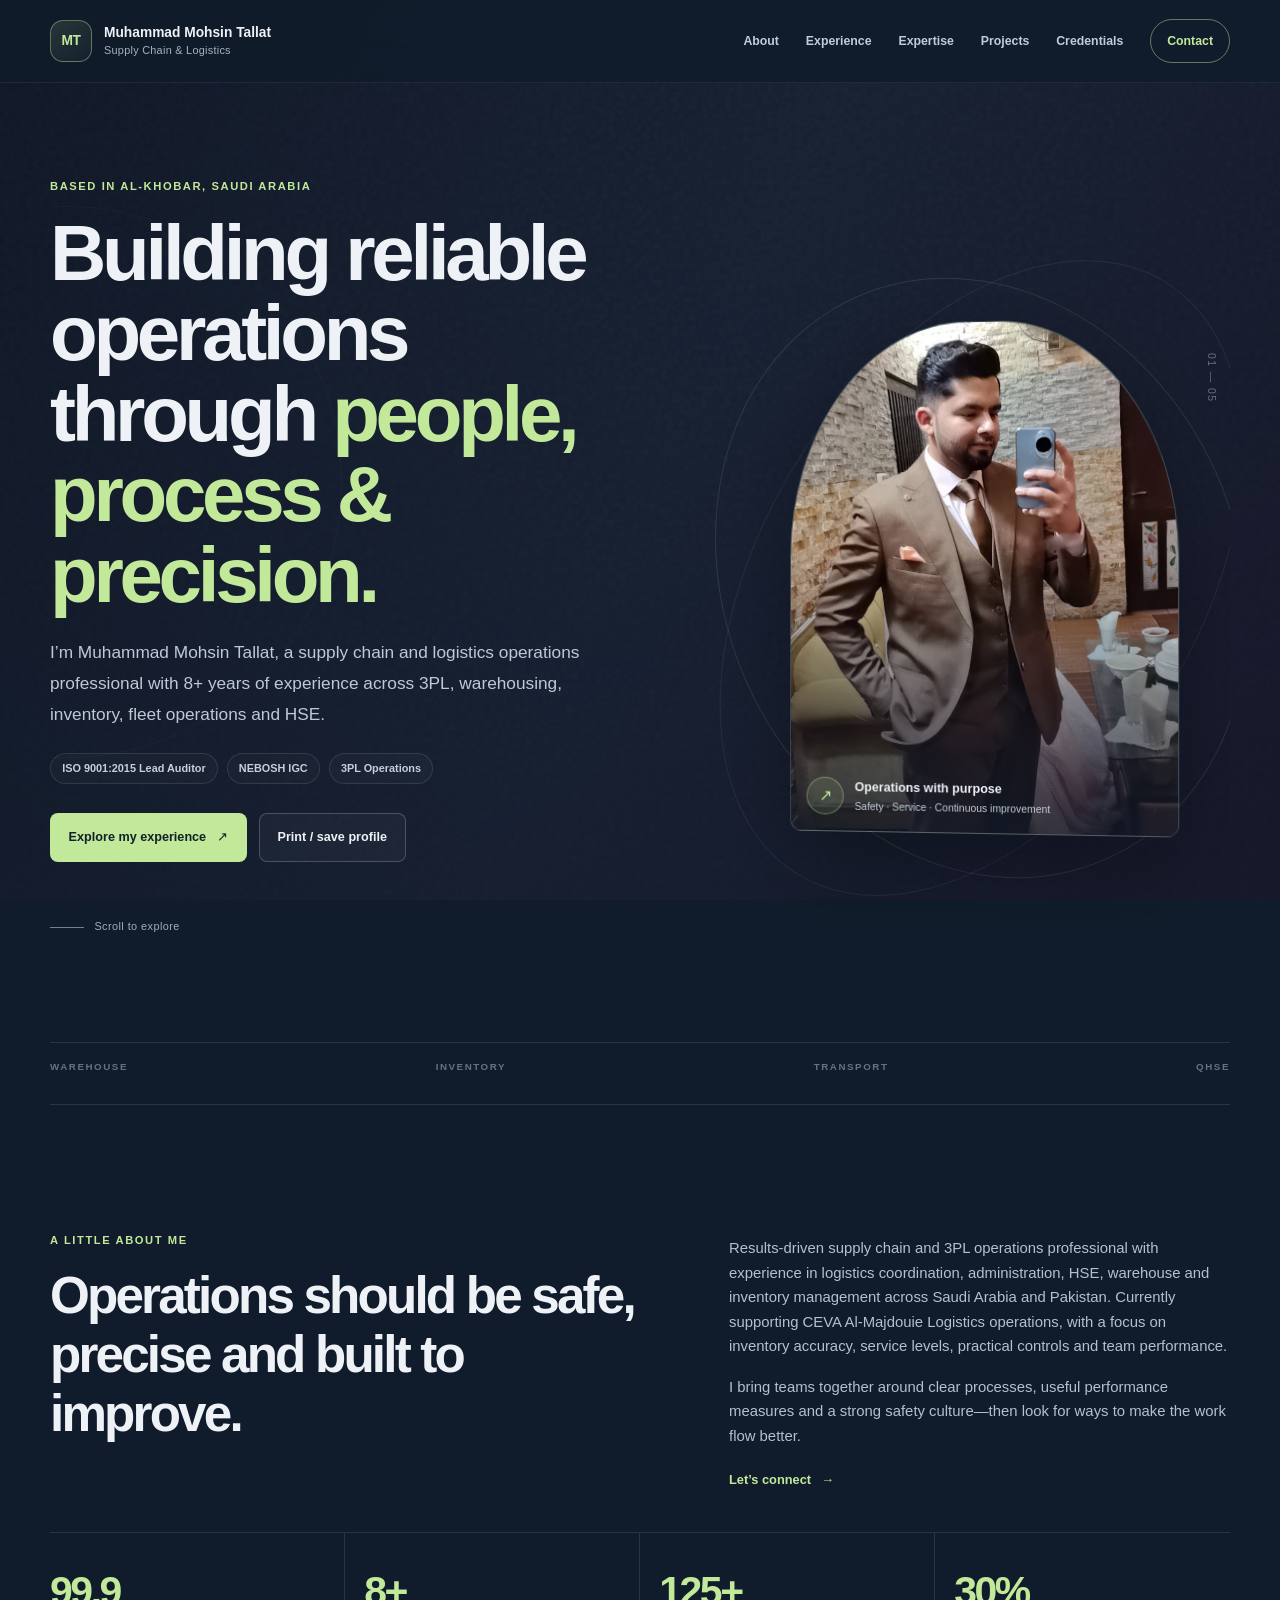
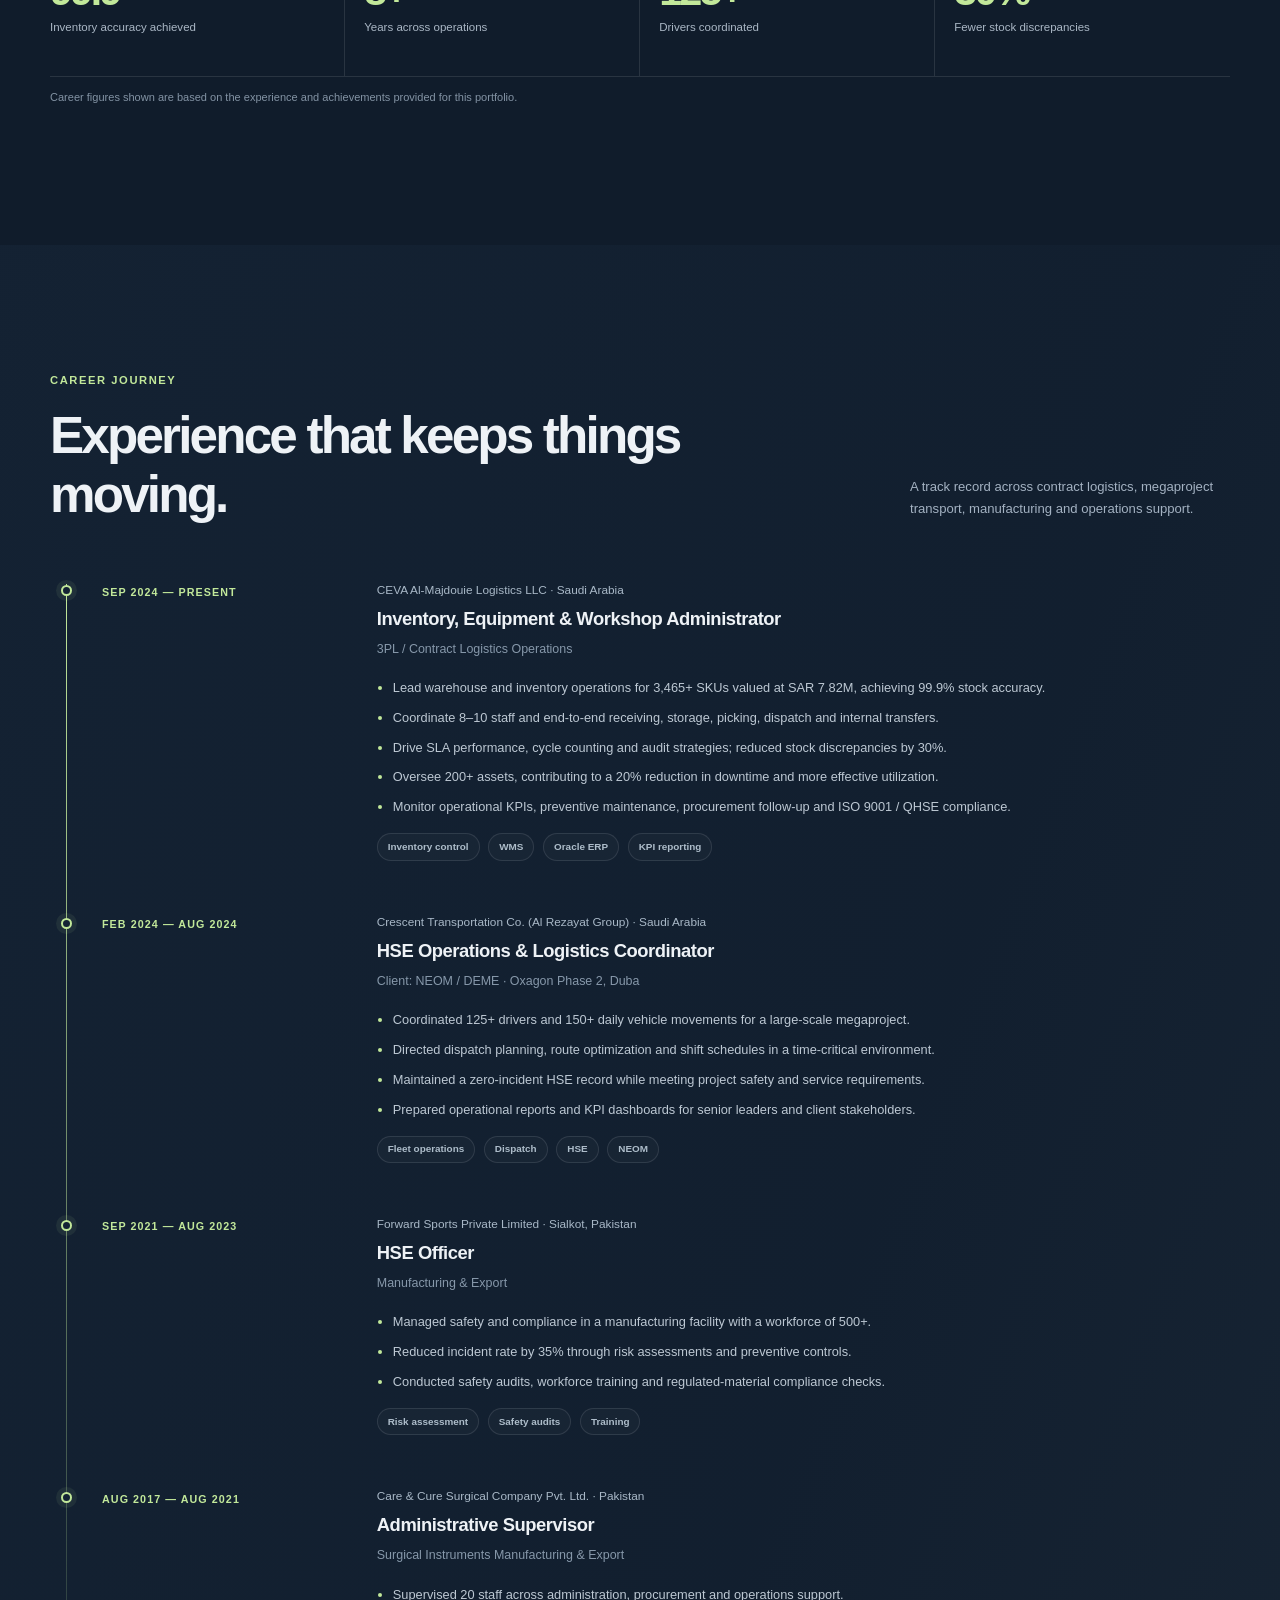
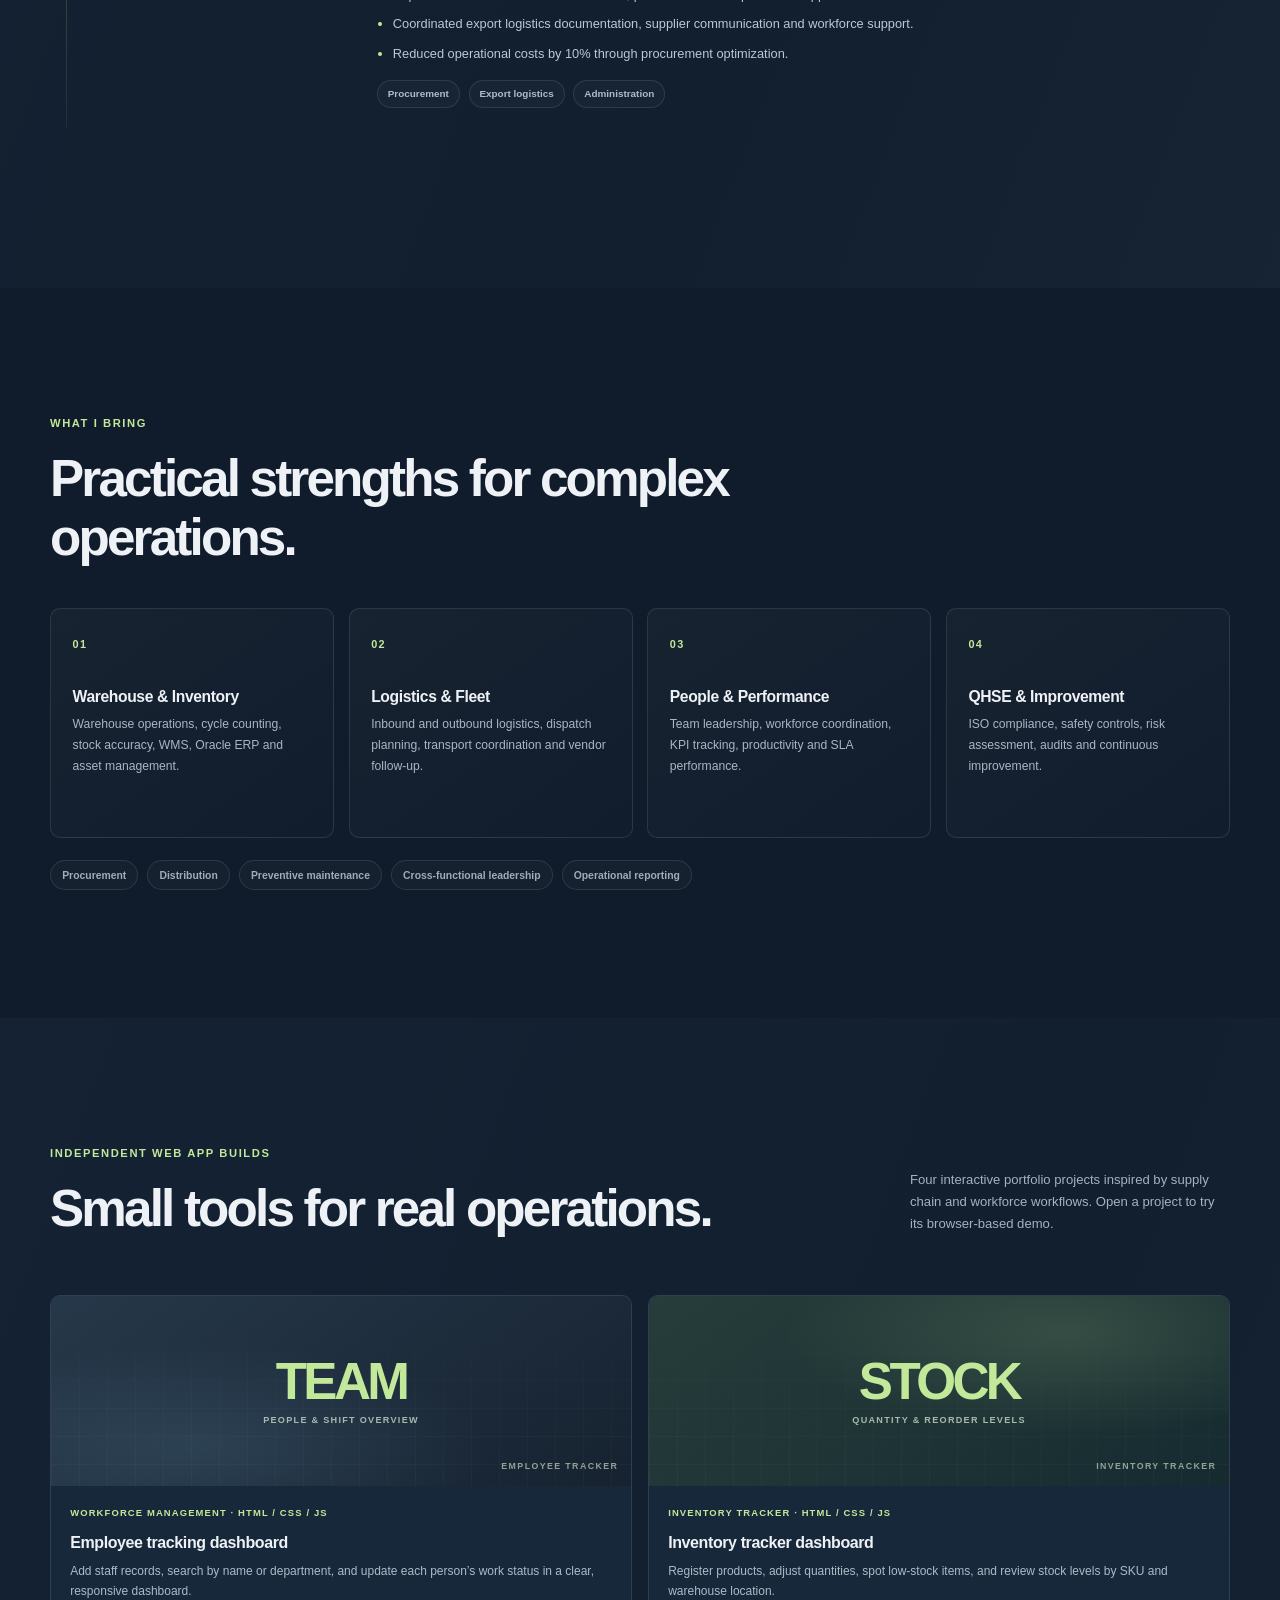
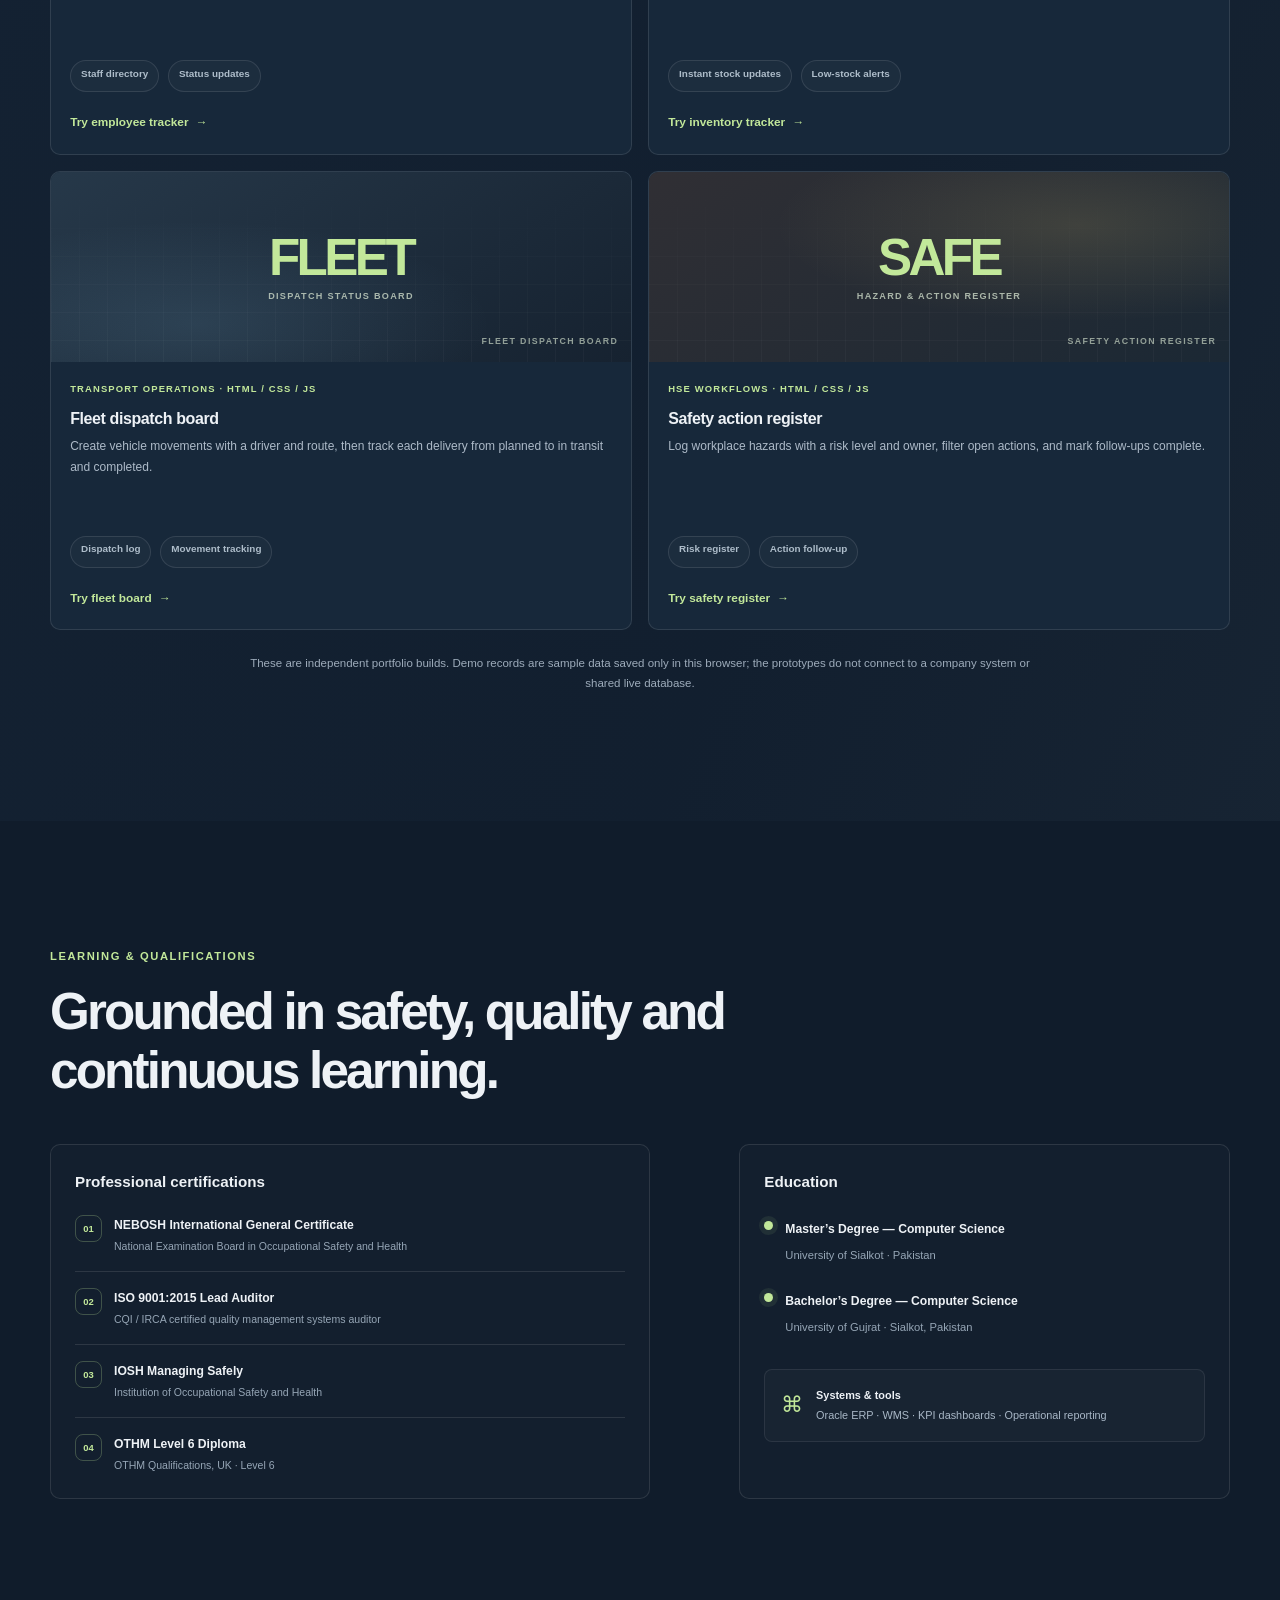
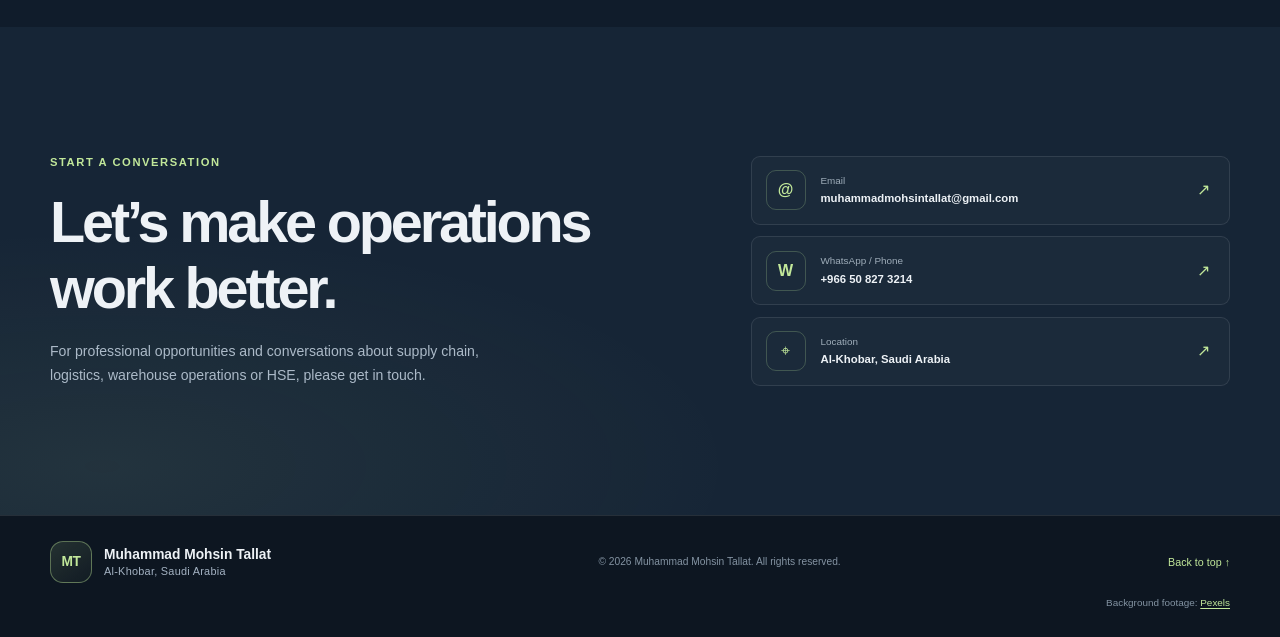
<file: index.html>
<!doctype html>
<html lang="en">
  <head>
    <meta charset="UTF-8" />
    <meta name="viewport" content="width=device-width, initial-scale=1" />
    <meta name="theme-color" content="#101c2b" />
    <meta
      name="description"
      content="Muhammad Mohsin Tallat is a supply chain and logistics operations professional in Al-Khobar, Saudi Arabia, with experience in 3PL, warehouse, inventory, fleet, HSE and quality management."
    />
    <meta
      name="keywords"
      content="Muhammad Mohsin Tallat, supply chain, logistics, 3PL, warehouse operations, inventory control, NEBOSH, ISO 9001, Al Khobar"
    />
    <meta name="author" content="Muhammad Mohsin Tallat" />
    <meta name="robots" content="index, follow, max-image-preview:large" />
    <meta
      name="google-site-verification"
      content="8o0mbTD9QGFZmiCo1E9bRWOieRd0biPj-tr7HZcNQe0"
    />
    <meta property="og:type" content="profile" />
    <meta
      property="og:title"
      content="Muhammad Mohsin Tallat | Supply Chain &amp; Logistics"
    />
    <meta
      property="og:description"
      content="Supply chain, logistics operations, inventory control, fleet management and HSE professional based in Al-Khobar, Saudi Arabia."
    />
    <meta
      property="og:image"
      content="https://muhammadmohsin1999-cmacgm.github.io/Muhammad-Mohsin-Tallat--Portfolio-/muhammad-mohsin-tallat.jpg"
    />
    <meta name="twitter:card" content="summary_large_image" />
    <title>Muhammad Mohsin Tallat | Supply Chain &amp; Logistics</title>
    <link
      rel="canonical"
      href="https://muhammadmohsin1999-cmacgm.github.io/Muhammad-Mohsin-Tallat--Portfolio-/"
    />
    <link rel="icon" href="favicon.svg" type="image/svg+xml" />
    <link rel="preload" as="image" href="muhammad-mohsin-tallat.jpg" />
    <link rel="stylesheet" href="style.css" />
    <script type="application/ld+json">
      {
        "@context": "https://schema.org",
        "@type": "Person",
        "name": "Muhammad Mohsin Tallat",
        "jobTitle": "Supply Chain & Logistics Operations Professional",
        "description": "Supply chain and 3PL operations professional with more than eight years of experience in logistics coordination, warehouse and inventory management, fleet operations, HSE, and quality management.",
        "email": "mailto:muhammadmohsintallat@gmail.com",
        "telephone": "+966508273214",
        "image": "https://muhammadmohsin1999-cmacgm.github.io/Muhammad-Mohsin-Tallat--Portfolio-/muhammad-mohsin-tallat.jpg",
        "address": {
          "@type": "PostalAddress",
          "addressLocality": "Al-Khobar",
          "addressCountry": "SA"
        },
        "knowsAbout": [
          "Supply Chain Management",
          "3PL Operations",
          "Warehouse Operations",
          "Inventory Control",
          "Fleet and Transportation Management",
          "Occupational Health and Safety",
          "ISO 9001 Quality Management"
        ],
        "hasCredential": [
          {
            "@type": "EducationalOccupationalCredential",
            "name": "NEBOSH International General Certificate (IGC)"
          },
          {
            "@type": "EducationalOccupationalCredential",
            "name": "ISO 9001:2015 Lead Auditor"
          },
          {
            "@type": "EducationalOccupationalCredential",
            "name": "IOSH Managing Safely"
          },
          {
            "@type": "EducationalOccupationalCredential",
            "name": "OTHM Level 6 Diploma"
          }
        ]
      }
    </script>
  </head>
  <body>
    <video
      class="background-video"
      id="operations-background"
      autoplay
      muted
      playsinline
      preload="none"
      poster="https://images.pexels.com/videos/15978611/pexels-photo-15978611.jpeg?cs=tinysrgb&amp;dpr=1&amp;w=1920"
      aria-hidden="true"
      tabindex="-1"
    ></video>
    <p class="background-scene" id="background-scene" aria-hidden="true"></p>
    <a class="skip-link" href="#main-content">Skip to content</a>
    <header class="site-header">
      <nav class="nav-shell" aria-label="Main navigation">
        <a class="brand" href="#home" aria-label="Muhammad Mohsin Tallat home">
          <span class="brand-mark" aria-hidden="true">MT</span>
          <span class="brand-copy">
            <strong>Muhammad Mohsin Tallat</strong>
            <small>Supply Chain &amp; Logistics</small>
          </span>
        </a>
        <button
          class="nav-toggle"
          type="button"
          aria-label="Open navigation"
          aria-expanded="false"
          aria-controls="primary-navigation"
        >
          <span></span><span></span>
        </button>
        <div class="nav-links" id="primary-navigation">
          <a href="#about">About</a>
          <a href="#experience">Experience</a>
          <a href="#expertise">Expertise</a>
          <a href="#projects">Projects</a>
          <a href="#credentials">Credentials</a>
          <a class="nav-contact" href="#contact">Contact</a>
        </div>
      </nav>
    </header>

    <main id="main-content">
      <section
        class="hero section-shell"
        id="home"
        aria-labelledby="hero-title"
      >
        <div class="hero-copy">
          <p class="eyebrow reveal">Based in Al-Khobar, Saudi Arabia</p>
          <h1 class="reveal" id="hero-title">
            Building reliable operations through
            <span>people, process &amp; precision.</span>
          </h1>
          <p class="hero-intro reveal">
            I’m Muhammad Mohsin Tallat, a supply chain and logistics operations
            professional with 8+ years of experience across 3PL, warehousing,
            inventory, fleet operations and HSE.
          </p>
          <div class="hero-credentials reveal">
            <span>ISO 9001:2015 Lead Auditor</span>
            <span>NEBOSH IGC</span>
            <span>3PL Operations</span>
          </div>
          <div class="hero-actions reveal">
            <a class="button button-primary" href="#experience">
              Explore my experience <span aria-hidden="true">↗</span>
            </a>
            <button
              class="button button-secondary"
              type="button"
              id="print-profile"
            >
              Print / save profile
            </button>
          </div>
          <a class="scroll-cue" href="#about">
            <span class="scroll-cue-line" aria-hidden="true"></span>
            Scroll to explore
          </a>
        </div>
        <div class="hero-visual reveal">
          <div class="portrait-frame">
            <img
              class="portrait"
              src="muhammad-mohsin-tallat.jpg"
              alt="Portrait of Muhammad Mohsin Tallat"
              width="768"
              height="1365"
              fetchpriority="high"
            />
            <div class="portrait-label">
              <span class="portrait-label-icon" aria-hidden="true">↗</span>
              <span>
                <strong>Operations with purpose</strong>
                <small>Safety · Service · Continuous improvement</small>
              </span>
            </div>
          </div>
          <div class="orbit orbit-one" aria-hidden="true"></div>
          <div class="orbit orbit-two" aria-hidden="true"></div>
          <div class="hero-index" aria-hidden="true">01 — 05</div>
        </div>
        <div class="hero-bottom" aria-hidden="true">
          <span>WAREHOUSE</span><span>INVENTORY</span><span>TRANSPORT</span
          ><span>QHSE</span>
        </div>
      </section>

      <section
        class="about section-shell section-pad"
        id="about"
        aria-labelledby="about-title"
      >
        <div class="section-heading reveal">
          <p class="eyebrow">A little about me</p>
          <h2 id="about-title">
            Operations should be safe, precise and built to improve.
          </h2>
        </div>
        <div class="about-copy reveal">
          <p>
            Results-driven supply chain and 3PL operations professional with
            experience in logistics coordination, administration, HSE, warehouse
            and inventory management across Saudi Arabia and Pakistan. Currently
            supporting CEVA Al-Majdouie Logistics operations, with a focus on
            inventory accuracy, service levels, practical controls and team
            performance.
          </p>
          <p>
            I bring teams together around clear processes, useful performance
            measures and a strong safety culture—then look for ways to make the
            work flow better.
          </p>
          <a class="text-link" href="#contact"
            >Let’s connect <span aria-hidden="true">→</span></a
          >
        </div>
        <div class="stats-grid" aria-label="Career highlights">
          <article class="stat-card reveal">
            <span class="stat-value" data-count="99.9" data-decimals="1"
              >99.9%</span
            >
            <span class="stat-label">Inventory accuracy achieved</span>
          </article>
          <article class="stat-card reveal">
            <span class="stat-value" data-count="8" data-suffix="+">8+</span>
            <span class="stat-label">Years across operations</span>
          </article>
          <article class="stat-card reveal">
            <span class="stat-value" data-count="125" data-suffix="+"
              >125+</span
            >
            <span class="stat-label">Drivers coordinated</span>
          </article>
          <article class="stat-card reveal">
            <span class="stat-value" data-count="30" data-suffix="%">30%</span>
            <span class="stat-label">Fewer stock discrepancies</span>
          </article>
        </div>
        <p class="note-text reveal">
          Career figures shown are based on the experience and achievements
          provided for this portfolio.
        </p>
      </section>

      <section
        class="experience section-pad"
        id="experience"
        aria-labelledby="experience-title"
      >
        <div class="section-shell">
          <div class="section-heading section-heading-row reveal">
            <div>
              <p class="eyebrow">Career journey</p>
              <h2 id="experience-title">
                Experience that keeps things moving.
              </h2>
            </div>
            <p class="section-aside">
              A track record across contract logistics, megaproject transport,
              manufacturing and operations support.
            </p>
          </div>
          <div class="timeline">
            <article class="timeline-item reveal">
              <div class="timeline-marker" aria-hidden="true"></div>
              <div class="timeline-date">SEP 2024 — PRESENT</div>
              <div class="timeline-content">
                <p class="timeline-org">
                  CEVA Al-Majdouie Logistics LLC · Saudi Arabia
                </p>
                <h3>Inventory, Equipment &amp; Workshop Administrator</h3>
                <p class="timeline-summary">
                  3PL / Contract Logistics Operations
                </p>
                <ul class="achievement-list">
                  <li>
                    Lead warehouse and inventory operations for 3,465+ SKUs
                    valued at SAR 7.82M, achieving 99.9% stock accuracy.
                  </li>
                  <li>
                    Coordinate 8–10 staff and end-to-end receiving, storage,
                    picking, dispatch and internal transfers.
                  </li>
                  <li>
                    Drive SLA performance, cycle counting and audit strategies;
                    reduced stock discrepancies by 30%.
                  </li>
                  <li>
                    Oversee 200+ assets, contributing to a 20% reduction in
                    downtime and more effective utilization.
                  </li>
                  <li>
                    Monitor operational KPIs, preventive maintenance,
                    procurement follow-up and ISO 9001 / QHSE compliance.
                  </li>
                </ul>
                <div class="tag-row">
                  <span>Inventory control</span><span>WMS</span
                  ><span>Oracle ERP</span><span>KPI reporting</span>
                </div>
              </div>
            </article>

            <article class="timeline-item reveal">
              <div class="timeline-marker" aria-hidden="true"></div>
              <div class="timeline-date">FEB 2024 — AUG 2024</div>
              <div class="timeline-content">
                <p class="timeline-org">
                  Crescent Transportation Co. (Al Rezayat Group) · Saudi Arabia
                </p>
                <h3>HSE Operations &amp; Logistics Coordinator</h3>
                <p class="timeline-summary">
                  Client: NEOM / DEME · Oxagon Phase 2, Duba
                </p>
                <ul class="achievement-list">
                  <li>
                    Coordinated 125+ drivers and 150+ daily vehicle movements
                    for a large-scale megaproject.
                  </li>
                  <li>
                    Directed dispatch planning, route optimization and shift
                    schedules in a time-critical environment.
                  </li>
                  <li>
                    Maintained a zero-incident HSE record while meeting project
                    safety and service requirements.
                  </li>
                  <li>
                    Prepared operational reports and KPI dashboards for senior
                    leaders and client stakeholders.
                  </li>
                </ul>
                <div class="tag-row">
                  <span>Fleet operations</span><span>Dispatch</span
                  ><span>HSE</span><span>NEOM</span>
                </div>
              </div>
            </article>

            <article class="timeline-item reveal">
              <div class="timeline-marker" aria-hidden="true"></div>
              <div class="timeline-date">SEP 2021 — AUG 2023</div>
              <div class="timeline-content">
                <p class="timeline-org">
                  Forward Sports Private Limited · Sialkot, Pakistan
                </p>
                <h3>HSE Officer</h3>
                <p class="timeline-summary">Manufacturing &amp; Export</p>
                <ul class="achievement-list">
                  <li>
                    Managed safety and compliance in a manufacturing facility
                    with a workforce of 500+.
                  </li>
                  <li>
                    Reduced incident rate by 35% through risk assessments and
                    preventive controls.
                  </li>
                  <li>
                    Conducted safety audits, workforce training and
                    regulated-material compliance checks.
                  </li>
                </ul>
                <div class="tag-row">
                  <span>Risk assessment</span><span>Safety audits</span
                  ><span>Training</span>
                </div>
              </div>
            </article>

            <article class="timeline-item reveal">
              <div class="timeline-marker" aria-hidden="true"></div>
              <div class="timeline-date">AUG 2017 — AUG 2021</div>
              <div class="timeline-content">
                <p class="timeline-org">
                  Care &amp; Cure Surgical Company Pvt. Ltd. · Pakistan
                </p>
                <h3>Administrative Supervisor</h3>
                <p class="timeline-summary">
                  Surgical Instruments Manufacturing &amp; Export
                </p>
                <ul class="achievement-list">
                  <li>
                    Supervised 20 staff across administration, procurement and
                    operations support.
                  </li>
                  <li>
                    Coordinated export logistics documentation, supplier
                    communication and workforce support.
                  </li>
                  <li>
                    Reduced operational costs by 10% through procurement
                    optimization.
                  </li>
                </ul>
                <div class="tag-row">
                  <span>Procurement</span><span>Export logistics</span
                  ><span>Administration</span>
                </div>
              </div>
            </article>
          </div>
        </div>
      </section>

      <section
        class="expertise section-shell section-pad"
        id="expertise"
        aria-labelledby="expertise-title"
      >
        <div class="section-heading reveal">
          <p class="eyebrow">What I bring</p>
          <h2 id="expertise-title">
            Practical strengths for complex operations.
          </h2>
        </div>
        <div class="expertise-grid">
          <article class="expertise-card reveal">
            <span class="expertise-number">01</span>
            <h3>Warehouse &amp; Inventory</h3>
            <p>
              Warehouse operations, cycle counting, stock accuracy, WMS, Oracle
              ERP and asset management.
            </p>
          </article>
          <article class="expertise-card reveal">
            <span class="expertise-number">02</span>
            <h3>Logistics &amp; Fleet</h3>
            <p>
              Inbound and outbound logistics, dispatch planning, transport
              coordination and vendor follow-up.
            </p>
          </article>
          <article class="expertise-card reveal">
            <span class="expertise-number">03</span>
            <h3>People &amp; Performance</h3>
            <p>
              Team leadership, workforce coordination, KPI tracking,
              productivity and SLA performance.
            </p>
          </article>
          <article class="expertise-card reveal">
            <span class="expertise-number">04</span>
            <h3>QHSE &amp; Improvement</h3>
            <p>
              ISO compliance, safety controls, risk assessment, audits and
              continuous improvement.
            </p>
          </article>
        </div>
        <div class="skills-line reveal">
          <span>Procurement</span><span>Distribution</span
          ><span>Preventive maintenance</span>
          <span>Cross-functional leadership</span
          ><span>Operational reporting</span>
        </div>
      </section>

      <section
        class="projects section-pad"
        id="projects"
        aria-labelledby="projects-title"
      >
        <div class="section-shell">
          <div class="section-heading section-heading-row reveal">
            <div>
              <p class="eyebrow">Independent web app builds</p>
              <h2 id="projects-title">Small tools for real operations.</h2>
            </div>
            <p class="section-aside">
              Four interactive portfolio projects inspired by supply chain and
              workforce workflows. Open a project to try its browser-based demo.
            </p>
          </div>
          <div class="projects-grid">
            <article class="project-card reveal">
              <div class="project-art project-art-employees" aria-hidden="true">
                <div class="achievement-visual">
                  <strong>TEAM</strong>
                  <span>PEOPLE &amp; SHIFT OVERVIEW</span>
                </div>
                <div class="art-label">EMPLOYEE TRACKER</div>
              </div>
              <div class="project-body">
                <p class="project-type">
                  WORKFORCE MANAGEMENT · HTML / CSS / JS
                </p>
                <h3>Employee tracking dashboard</h3>
                <p>
                  Add staff records, search by name or department, and update
                  each person’s work status in a clear, responsive dashboard.
                </p>
                <div class="tag-row project-tags">
                  <span>Staff directory</span><span>Status updates</span>
                </div>
                <a
                  class="project-link"
                  href="portfolio-projects.html?app=employees"
                  >Try employee tracker <span aria-hidden="true">→</span></a
                >
              </div>
            </article>
            <article class="project-card reveal">
              <div class="project-art project-art-inventory" aria-hidden="true">
                <div class="achievement-visual">
                  <strong>STOCK</strong>
                  <span>QUANTITY &amp; REORDER LEVELS</span>
                </div>
                <div class="art-label">INVENTORY TRACKER</div>
              </div>
              <div class="project-body">
                <p class="project-type">INVENTORY TRACKER · HTML / CSS / JS</p>
                <h3>Inventory tracker dashboard</h3>
                <p>
                  Register products, adjust quantities, spot low-stock items,
                  and review stock levels by SKU and warehouse location.
                </p>
                <div class="tag-row project-tags">
                  <span>Instant stock updates</span
                  ><span>Low-stock alerts</span>
                </div>
                <a
                  class="project-link"
                  href="portfolio-projects.html?app=inventory"
                  >Try inventory tracker <span aria-hidden="true">→</span></a
                >
              </div>
            </article>
            <article class="project-card reveal">
              <div class="project-art project-art-dispatch" aria-hidden="true">
                <div class="achievement-visual">
                  <strong>FLEET</strong>
                  <span>DISPATCH STATUS BOARD</span>
                </div>
                <div class="art-label">FLEET DISPATCH BOARD</div>
              </div>
              <div class="project-body">
                <p class="project-type">
                  TRANSPORT OPERATIONS · HTML / CSS / JS
                </p>
                <h3>Fleet dispatch board</h3>
                <p>
                  Create vehicle movements with a driver and route, then track
                  each delivery from planned to in transit and completed.
                </p>
                <div class="tag-row project-tags">
                  <span>Dispatch log</span><span>Movement tracking</span>
                </div>
                <a class="project-link" href="portfolio-projects.html?app=fleet"
                  >Try fleet board <span aria-hidden="true">→</span></a
                >
              </div>
            </article>
            <article class="project-card reveal">
              <div class="project-art project-art-hse" aria-hidden="true">
                <div class="achievement-visual">
                  <strong>SAFE</strong>
                  <span>HAZARD &amp; ACTION REGISTER</span>
                </div>
                <div class="art-label">SAFETY ACTION REGISTER</div>
              </div>
              <div class="project-body">
                <p class="project-type">HSE WORKFLOWS · HTML / CSS / JS</p>
                <h3>Safety action register</h3>
                <p>
                  Log workplace hazards with a risk level and owner, filter open
                  actions, and mark follow-ups complete.
                </p>
                <div class="tag-row project-tags">
                  <span>Risk register</span><span>Action follow-up</span>
                </div>
                <a
                  class="project-link"
                  href="portfolio-projects.html?app=safety"
                  >Try safety register <span aria-hidden="true">→</span></a
                >
              </div>
            </article>
          </div>
          <p class="project-demo-note">
            These are independent portfolio builds. Demo records are sample data
            saved only in this browser; the prototypes do not connect to a
            company system or shared live database.
          </p>
        </div>
      </section>

      <section
        class="credentials section-shell section-pad"
        id="credentials"
        aria-labelledby="credentials-title"
      >
        <div class="section-heading reveal">
          <p class="eyebrow">Learning &amp; qualifications</p>
          <h2 id="credentials-title">
            Grounded in safety, quality and continuous learning.
          </h2>
        </div>
        <div class="credentials-grid">
          <div class="credential-column reveal">
            <h3>Professional certifications</h3>
            <ul class="credential-list">
              <li>
                <span class="credential-icon">01</span
                ><span
                  ><strong>NEBOSH International General Certificate</strong
                  ><small
                    >National Examination Board in Occupational Safety and
                    Health</small
                  ></span
                >
              </li>
              <li>
                <span class="credential-icon">02</span
                ><span
                  ><strong>ISO 9001:2015 Lead Auditor</strong
                  ><small
                    >CQI / IRCA certified quality management systems
                    auditor</small
                  ></span
                >
              </li>
              <li>
                <span class="credential-icon">03</span
                ><span
                  ><strong>IOSH Managing Safely</strong
                  ><small
                    >Institution of Occupational Safety and Health</small
                  ></span
                >
              </li>
              <li>
                <span class="credential-icon">04</span
                ><span
                  ><strong>OTHM Level 6 Diploma</strong
                  ><small>OTHM Qualifications, UK · Level 6</small></span
                >
              </li>
            </ul>
          </div>
          <div class="credential-column education-column reveal">
            <h3>Education</h3>
            <article class="education-item">
              <span class="education-dot" aria-hidden="true"></span>
              <div>
                <strong>Master’s Degree — Computer Science</strong>
                <p>University of Sialkot · Pakistan</p>
              </div>
            </article>
            <article class="education-item">
              <span class="education-dot" aria-hidden="true"></span>
              <div>
                <strong>Bachelor’s Degree — Computer Science</strong>
                <p>University of Gujrat · Sialkot, Pakistan</p>
              </div>
            </article>
            <div class="systems-note">
              <span class="systems-icon" aria-hidden="true">⌘</span>
              <p>
                <strong>Systems &amp; tools</strong><br />Oracle ERP · WMS · KPI
                dashboards · Operational reporting
              </p>
            </div>
          </div>
        </div>
      </section>

      <section
        class="contact section-pad"
        id="contact"
        aria-labelledby="contact-title"
      >
        <div class="section-shell contact-shell">
          <div class="contact-copy reveal">
            <p class="eyebrow">Start a conversation</p>
            <h2 id="contact-title">Let’s make operations work better.</h2>
            <p>
              For professional opportunities and conversations about supply
              chain, logistics, warehouse operations or HSE, please get in
              touch.
            </p>
          </div>
          <div class="contact-cards reveal">
            <a
              class="contact-card"
              href="mailto:muhammadmohsintallat@gmail.com.com"
            >
              <span class="contact-icon" aria-hidden="true">@</span>
              <span
                ><small>Email</small
                ><strong>muhammadmohsintallat@gmail.com</strong></span
              >
              <span class="contact-arrow" aria-hidden="true">↗</span>
            </a>
            <a
              class="contact-card"
              href="https://wa.me/966508273214"
              target="_blank"
              rel="noopener noreferrer"
            >
              <span
                class="contact-icon contact-icon-whatsapp"
                aria-hidden="true"
                >W</span
              >
              <span
                ><small>WhatsApp / Phone</small
                ><strong>+966 50 827 3214</strong></span
              >
              <span class="contact-arrow" aria-hidden="true">↗</span>
            </a>
            <a
              class="contact-card"
              href="https://www.google.com/maps/search/?api=1&amp;query=Al-Khobar%2C%20Saudi%20Arabia"
              target="_blank"
              rel="noopener noreferrer"
            >
              <span class="contact-icon" aria-hidden="true">⌖</span>
              <span
                ><small>Location</small
                ><strong>Al-Khobar, Saudi Arabia</strong></span
              >
              <span class="contact-arrow" aria-hidden="true">↗</span>
            </a>
          </div>
        </div>
      </section>
    </main>

    <footer class="site-footer">
      <div class="footer-inner">
        <a class="brand footer-brand" href="#home">
          <span class="brand-mark" aria-hidden="true">MT</span>
          <span class="brand-copy"
            ><strong>Muhammad Mohsin Tallat</strong
            ><small>Al-Khobar, Saudi Arabia</small></span
          >
        </a>
        <p>
          © <span id="copyright-year"></span> Muhammad Mohsin Tallat. All rights
          reserved.
        </p>
        <a class="back-to-top" href="#home">Back to top ↑</a>
      </div>
      <p class="media-credit">
        Background footage:
        <a
          href="https://www.pexels.com/"
          target="_blank"
          rel="noopener noreferrer"
          >Pexels</a
        >
      </p>
    </footer>
    <script src="script.js" defer></script>
  </body>
</html>
</file>
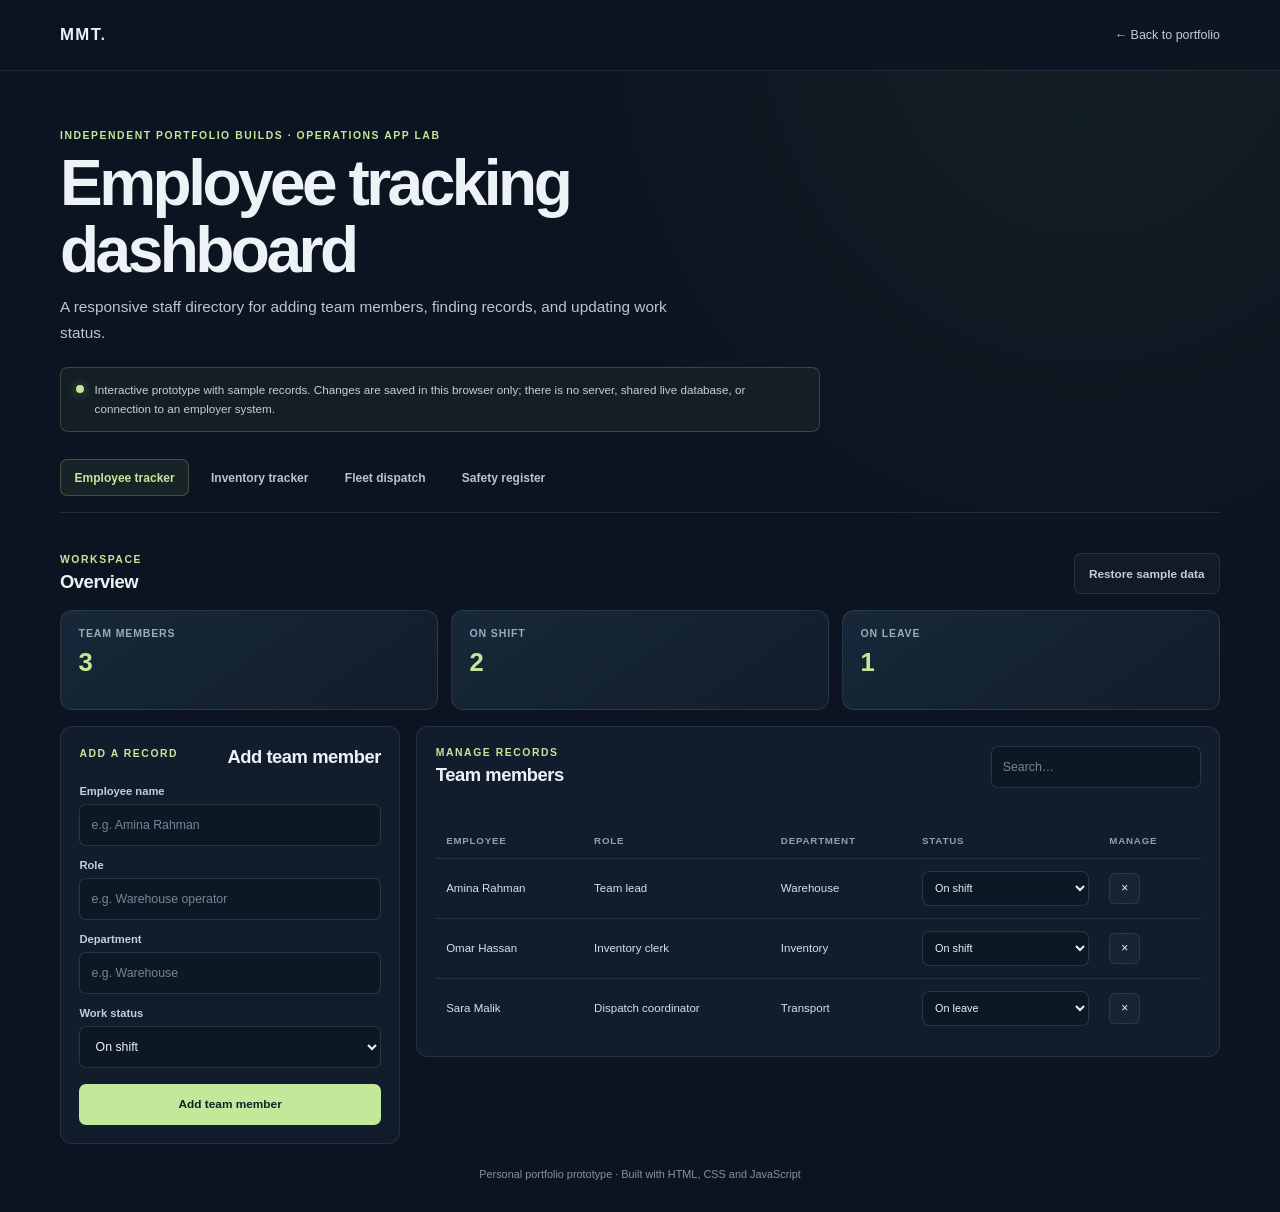
<file: portfolio-projects.html>
<!doctype html>
<html lang="en">
  <head>
    <meta charset="utf-8" />
    <meta name="viewport" content="width=device-width, initial-scale=1" />
    <meta
      name="description"
      content="Interactive independent portfolio apps for employee tracking, inventory control, fleet dispatch and safety actions."
    />
    <meta name="theme-color" content="#101c2b" />
    <title>Operations App Lab | Muhammad Mohsin Tallat</title>
    <link rel="icon" href="favicon.svg" type="image/svg+xml" />
    <link rel="stylesheet" href="portfolio-projects.css" />
    <script src="portfolio-projects.js" defer></script>
  </head>
  <body>
    <a class="skip-link" href="#app-main">Skip to project</a>
    <header class="app-header">
      <div class="header-inner">
        <a class="brand" href="index.html">MMT<span>.</span></a>
        <a class="back-link" href="index.html#projects">← Back to portfolio</a>
      </div>
    </header>

    <main id="app-main" class="app-shell">
      <section class="intro">
        <p class="eyebrow">Independent portfolio builds · Operations App Lab</p>
        <h1 id="app-title">Operations dashboard</h1>
        <p id="app-description" class="intro-copy"></p>
        <div class="demo-notice" role="note">
          <span class="notice-dot" aria-hidden="true"></span>
          <p>
            Interactive prototype with sample records. Changes are saved in
            this browser only; there is no server, shared live database, or
            connection to an employer system.
          </p>
        </div>
      </section>

      <nav class="app-switcher" aria-label="Portfolio app demos">
        <a href="?app=employees" data-app-link="employees">Employee tracker</a>
        <a href="?app=inventory" data-app-link="inventory">Inventory tracker</a>
        <a href="?app=fleet" data-app-link="fleet">Fleet dispatch</a>
        <a href="?app=safety" data-app-link="safety">Safety register</a>
      </nav>

      <section class="dashboard" aria-labelledby="workspace-title">
        <div class="dashboard-heading">
          <div>
            <p class="eyebrow">Workspace</p>
            <h2 id="workspace-title">Overview</h2>
          </div>
          <button class="button button-quiet" id="reset-demo" type="button">
            Restore sample data
          </button>
        </div>
        <div class="metric-grid" id="metrics" aria-live="polite"></div>

        <div class="workspace-grid">
          <section class="panel form-panel" aria-labelledby="form-title">
            <div class="panel-heading">
              <p class="eyebrow">Add a record</p>
              <h2 id="form-title">New entry</h2>
            </div>
            <form id="record-form" novalidate>
              <div class="form-fields" id="form-fields"></div>
              <button class="button button-primary" id="submit-record" type="submit">
                Add record
              </button>
            </form>
          </section>

          <section class="panel records-panel" aria-labelledby="records-title">
            <div class="panel-heading records-heading">
              <div>
                <p class="eyebrow">Manage records</p>
                <h2 id="records-title">Records</h2>
              </div>
              <label class="search-field">
                <span class="visually-hidden">Search records</span>
                <input id="record-search" type="search" placeholder="Search…" />
              </label>
            </div>
            <p id="status-message" class="status-message" role="status" aria-live="polite"></p>
            <div class="table-wrap">
              <table>
                <thead id="records-head"></thead>
                <tbody id="records-body"></tbody>
              </table>
            </div>
            <p class="table-empty" id="empty-state" hidden>
              No matching records. Add one using the form.
            </p>
          </section>
        </div>
      </section>
      <footer class="app-footer">
        Personal portfolio prototype · Built with HTML, CSS and JavaScript
      </footer>
    </main>
  </body>
</html>
</file>
<file: style.css>
:root {
  color-scheme: dark;
  font-family: "Segoe UI", Arial, sans-serif;
  color: #eef2f6;
  background: #101c2b;
  font-synthesis: none;
  text-rendering: optimizeLegibility;
  scroll-behavior: smooth;
  --color-bg: #101c2b;
  --color-bg-soft: #142334;
  --color-panel: #192a3b;
  --color-panel-light: #1e3043;
  --color-text: #eef2f6;
  --color-muted: #a4b2c2;
  --color-accent: #c2e89a;
  --color-line: #ffffff1b;
  --font-display: "Segoe UI", Arial, sans-serif;
}

* {
  box-sizing: border-box;
}

html {
  min-width: 320px;
  scroll-padding-top: 6rem;
}

body {
  position: relative;
  isolation: isolate;
  min-width: 320px;
  margin: 0;
  overflow-x: hidden;
  background:
    url("https://images.pexels.com/videos/15978611/pexels-photo-15978611.jpeg?cs=tinysrgb&dpr=1&w=1920")
      center / cover fixed no-repeat,
    var(--color-bg);
  color: var(--color-text);
  font-size: 16px;
  line-height: 1.65;
}

.background-video {
  position: fixed;
  z-index: -1;
  inset: 0;
  width: 100%;
  height: 100%;
  object-fit: cover;
  object-position: center;
  opacity: 0.58;
  pointer-events: none;
  transition: opacity 500ms ease;
}

.background-video.is-switching {
  opacity: 0.12;
}

.background-video.is-unavailable {
  display: none;
}

body::before {
  position: fixed;
  z-index: 0;
  inset: 0;
  background:
    linear-gradient(115deg, #101726d9 0%, #172033b8 52%, #171729d4 100%),
    linear-gradient(0deg, #11182785, transparent 72%),
    url("data:image/svg+xml,%3Csvg viewBox='0 0 180 180' xmlns='http://www.w3.org/2000/svg'%3E%3Cfilter id='n'%3E%3CfeTurbulence type='fractalNoise' baseFrequency='.85' numOctaves='3' stitchTiles='stitch'/%3E%3C/filter%3E%3Crect width='100%25' height='100%25' filter='url(%23n)' opacity='.17'/%3E%3C/svg%3E");
  content: "";
  pointer-events: none;
}

.site-header,
main,
.site-footer {
  position: relative;
  z-index: 1;
}

a {
  color: inherit;
}

button,
a {
  -webkit-tap-highlight-color: transparent;
}

button {
  font: inherit;
}

::selection {
  background: #c2e89a;
  color: #101c2b;
}

.skip-link {
  position: fixed;
  z-index: 30;
  top: 0.75rem;
  left: 0.75rem;
  padding: 0.7rem 1rem;
  border-radius: 0.5rem;
  transform: translateY(-160%);
  background: var(--color-accent);
  color: var(--color-bg);
  font-weight: 700;
}

.skip-link:focus {
  transform: translateY(0);
}

.site-header {
  position: sticky;
  z-index: 20;
  top: 0;
  border-bottom: 1px solid #ffffff10;
  background: #101c2bef;
  backdrop-filter: blur(18px);
}

.nav-shell,
.section-shell,
.footer-inner {
  width: min(1180px, calc(100% - 3rem));
  margin-inline: auto;
}

.nav-shell {
  display: flex;
  min-height: 82px;
  align-items: center;
  justify-content: space-between;
  gap: 2rem;
}

.brand {
  display: inline-flex;
  min-width: max-content;
  align-items: center;
  gap: 0.75rem;
  text-decoration: none;
}

.brand-mark {
  display: grid;
  width: 42px;
  height: 42px;
  place-items: center;
  border: 1px solid #c2e89a66;
  border-radius: 13px;
  background: linear-gradient(145deg, #c2e89a22, #c2e89a07);
  color: var(--color-accent);
  font-size: 0.86rem;
  font-weight: 800;
  letter-spacing: -0.04em;
}

.brand-copy {
  display: grid;
  line-height: 1.35;
}

.brand-copy strong {
  font-size: 0.86rem;
  font-weight: 700;
}

.brand-copy small {
  color: var(--color-muted);
  font-size: 0.68rem;
  letter-spacing: 0.025em;
}

.nav-links {
  display: flex;
  align-items: center;
  gap: clamp(0.9rem, 2.1vw, 1.8rem);
}

.nav-links a {
  color: #bfccda;
  font-size: 0.77rem;
  font-weight: 600;
  text-decoration: none;
  transition: color 180ms ease;
}

.nav-links a:hover,
.nav-links a:focus-visible {
  color: var(--color-accent);
}

.nav-links .nav-contact {
  padding: 0.65rem 1rem;
  border: 1px solid #c2e89a77;
  border-radius: 999px;
  color: var(--color-accent);
}

.nav-links .nav-contact:hover {
  background: var(--color-accent);
  color: var(--color-bg);
}

.nav-toggle {
  display: none;
  width: 44px;
  height: 44px;
  align-content: center;
  justify-items: center;
  gap: 6px;
  border: 1px solid var(--color-line);
  border-radius: 12px;
  background: var(--color-panel);
  cursor: pointer;
}

.nav-toggle span {
  width: 18px;
  height: 2px;
  border-radius: 3px;
  background: var(--color-text);
}

.hero {
  position: relative;
  display: grid;
  overflow: clip;
  min-height: min(780px, calc(100svh - 82px));
  grid-template-columns: 1.1fr 0.9fr;
  align-items: center;
  gap: clamp(2rem, 6vw, 6rem);
  padding-block: 6rem 8rem;
}

.hero::before {
  position: absolute;
  top: 12%;
  left: -22%;
  width: 550px;
  aspect-ratio: 1;
  border: 1px solid #ffffff08;
  border-radius: 50%;
  content: "";
  pointer-events: none;
}

.hero-copy {
  position: relative;
  z-index: 2;
  padding-bottom: 2.5rem;
}

.eyebrow {
  display: flex;
  align-items: center;
  gap: 0.65rem;
  margin: 0 0 1.15rem;
  color: var(--color-accent);
  font-size: 0.7rem;
  font-weight: 800;
  letter-spacing: 0.14em;
  line-height: 1.4;
  text-transform: uppercase;
}

h1,
h2,
h3,
p {
  margin-top: 0;
}

.hero h1,
.section-heading h2,
.contact h2 {
  font-family: var(--font-display);
  font-weight: 600;
  letter-spacing: -0.055em;
}

.hero h1 {
  max-width: 740px;
  margin-bottom: 1.35rem;
  font-size: clamp(3rem, 6.1vw, 5.6rem);
  line-height: 1.03;
}

.hero h1 span {
  color: var(--color-accent);
}

.hero-intro {
  max-width: 590px;
  margin-bottom: 1.45rem;
  color: #bdc9d6;
  font-size: clamp(0.97rem, 1.4vw, 1.08rem);
  line-height: 1.8;
}

.hero-credentials,
.tag-row,
.skills-line {
  display: flex;
  flex-wrap: wrap;
  gap: 0.55rem;
}

.hero-credentials span,
.tag-row span,
.skills-line span {
  padding: 0.35rem 0.7rem;
  border: 1px solid var(--color-line);
  border-radius: 999px;
  background: #ffffff06;
  color: #c4d0dc;
  font-size: 0.68rem;
  font-weight: 600;
}

.hero-actions {
  display: flex;
  flex-wrap: wrap;
  align-items: center;
  gap: 0.75rem;
  margin-top: 1.8rem;
}

.button {
  display: inline-flex;
  min-height: 49px;
  align-items: center;
  justify-content: center;
  gap: 0.7rem;
  padding: 0.75rem 1.1rem;
  border: 1px solid transparent;
  border-radius: 8px;
  font-size: 0.79rem;
  font-weight: 700;
  text-decoration: none;
  cursor: pointer;
  transition:
    transform 180ms ease,
    border-color 180ms ease,
    background-color 180ms ease,
    color 180ms ease;
}

.button:hover {
  transform: translateY(-2px);
}

.button-primary {
  background: var(--color-accent);
  color: #12202a;
}

.button-primary:hover {
  background: #d3f2b4;
}

.button-secondary {
  border-color: #ffffff35;
  background: #ffffff08;
  color: var(--color-text);
}

.button-secondary:hover {
  border-color: var(--color-accent);
  color: var(--color-accent);
}

.scroll-cue {
  display: inline-flex;
  align-items: center;
  gap: 0.65rem;
  margin-top: 3.5rem;
  color: #9caec0;
  font-size: 0.68rem;
  letter-spacing: 0.04em;
  text-decoration: none;
}

.scroll-cue-line {
  position: relative;
  width: 34px;
  height: 1px;
  overflow: hidden;
  background: #718092;
}

.scroll-cue-line::after {
  position: absolute;
  inset: 0;
  transform: translateX(-100%);
  background: var(--color-accent);
  animation: cue-line 2s ease-in-out infinite;
  content: "";
}

.hero-visual {
  position: relative;
  justify-self: center;
  width: min(100%, 390px);
  perspective: 1000px;
}

.portrait-frame {
  position: relative;
  z-index: 2;
  width: 100%;
  aspect-ratio: 0.76;
  overflow: hidden;
  border: 1px solid #ffffff26;
  border-radius: 46% 46% 12px 12px;
  background: linear-gradient(145deg, #c2e89a44, #314b5866 60%, #111d29);
  box-shadow: 0 30px 90px #00000055;
  transform: rotateY(-4deg);
}

.portrait-frame::after {
  position: absolute;
  inset: 45% 0 0;
  background: linear-gradient(transparent, #101c2bc9);
  content: "";
}

.portrait {
  width: 100%;
  height: 100%;
  object-fit: cover;
  object-position: center 24%;
  transition: transform 700ms cubic-bezier(0.2, 0.75, 0.25, 1);
}

.portrait-frame:hover .portrait {
  transform: scale(1.035);
}

.portrait-label {
  position: absolute;
  z-index: 3;
  right: 1rem;
  bottom: 1rem;
  left: 1rem;
  display: flex;
  align-items: center;
  gap: 0.7rem;
}

.portrait-label-icon {
  display: grid;
  width: 38px;
  height: 38px;
  place-items: center;
  border: 1px solid #c2e89a66;
  border-radius: 50%;
  background: #c2e89a1c;
  color: var(--color-accent);
}

.portrait-label strong,
.portrait-label small {
  display: block;
}

.portrait-label strong {
  font-size: 0.79rem;
}

.portrait-label small {
  color: #c0ccd8;
  font-size: 0.65rem;
}

.orbit {
  position: absolute;
  z-index: 1;
  border: 1px solid #c2e89a20;
  border-radius: 50%;
  pointer-events: none;
}

.orbit-one {
  inset: -10% -16%;
  transform: rotate(-24deg);
}

.orbit-two {
  inset: -18% -6%;
  border-color: #ffffff12;
  transform: rotate(32deg);
}

.hero-index {
  position: absolute;
  z-index: 3;
  top: 2rem;
  right: -2.7rem;
  color: #c5d1de77;
  font-size: 0.65rem;
  letter-spacing: 0.14em;
  writing-mode: vertical-rl;
}

.hero-bottom {
  position: absolute;
  right: 0;
  bottom: 1.8rem;
  left: 0;
  display: flex;
  justify-content: space-between;
  padding-top: 1rem;
  border-top: 1px solid var(--color-line);
  color: #9eacbb99;
  font-size: 0.61rem;
  font-weight: 700;
  letter-spacing: 0.16em;
}

.section-pad {
  padding-block: clamp(5rem, 10vw, 8.5rem);
}

.about {
  display: grid;
  grid-template-columns: 1fr 0.85fr;
  align-items: start;
  gap: 2.5rem 7vw;
  border-top: 1px solid var(--color-line);
}

.section-heading h2,
.contact h2 {
  max-width: 720px;
  margin-bottom: 0;
  font-size: clamp(2rem, 4vw, 3.25rem);
  line-height: 1.15;
}

.about-copy {
  padding-top: 0.2rem;
  color: #b4c0cd;
  font-size: 0.93rem;
}

.about-copy p {
  margin-bottom: 1rem;
}

.text-link {
  display: inline-flex;
  align-items: center;
  gap: 0.65rem;
  margin-top: 0.3rem;
  color: var(--color-accent);
  font-size: 0.8rem;
  font-weight: 700;
  text-decoration: none;
}

.stats-grid {
  display: grid;
  grid-column: 1 / -1;
  grid-template-columns: repeat(4, minmax(0, 1fr));
  border-block: 1px solid var(--color-line);
}

.stat-card {
  display: grid;
  min-height: 143px;
  align-content: center;
  gap: 0.4rem;
  padding: 1.2rem;
  border-right: 1px solid var(--color-line);
}

.stat-card:first-child {
  padding-left: 0;
}

.stat-card:last-child {
  border: 0;
}

.stat-value {
  color: var(--color-accent);
  font-family: var(--font-display);
  font-size: clamp(1.9rem, 3.2vw, 2.7rem);
  font-weight: 600;
  letter-spacing: -0.06em;
  line-height: 1;
}

.stat-label {
  color: #aab7c5;
  font-size: 0.72rem;
}

.note-text {
  grid-column: 1 / -1;
  margin: -1.8rem 0 0;
  color: #8393a4;
  font-size: 0.69rem;
}

.experience,
.projects {
  background: linear-gradient(110deg, #142334ef, #122030ef 65%, #172534ef);
}

.section-heading-row {
  display: flex;
  align-items: end;
  justify-content: space-between;
  gap: 2rem;
  margin-bottom: 3.5rem;
}

.section-heading-row .section-heading,
.section-heading-row > div {
  max-width: 700px;
}

.section-aside {
  max-width: 320px;
  margin: 0 0 0.3rem;
  color: var(--color-muted);
  font-size: 0.82rem;
}

.timeline {
  position: relative;
  display: grid;
  gap: 0;
  margin-left: 1rem;
}

.timeline::before {
  position: absolute;
  top: 0.2rem;
  bottom: 2rem;
  left: 0;
  width: 1px;
  background: linear-gradient(var(--color-accent), #c2e89a12);
  content: "";
}

.timeline-item {
  position: relative;
  display: grid;
  grid-template-columns: minmax(130px, 0.42fr) 1.58fr;
  gap: 1.5rem 3rem;
  padding: 0 0 3.25rem 2.25rem;
}

.timeline-marker {
  position: absolute;
  top: 0.3rem;
  left: -5px;
  width: 11px;
  height: 11px;
  border: 2px solid var(--color-accent);
  border-radius: 50%;
  background: var(--color-bg-soft);
  box-shadow: 0 0 0 5px #c2e89a12;
}

.timeline-date {
  padding-top: 0.2rem;
  color: var(--color-accent);
  font-size: 0.67rem;
  font-weight: 800;
  letter-spacing: 0.1em;
}

.timeline-org {
  margin-bottom: 0.4rem;
  color: #a9b8c7;
  font-size: 0.74rem;
}

.timeline-content h3,
.expertise-card h3,
.project-body h3 {
  margin-bottom: 0.45rem;
  font-size: 1.15rem;
  font-weight: 650;
  letter-spacing: -0.025em;
  line-height: 1.35;
}

.timeline-summary {
  margin-bottom: 1.1rem;
  color: #8798aa;
  font-size: 0.78rem;
}

.achievement-list {
  display: grid;
  gap: 0.55rem;
  margin: 0 0 1rem;
  padding-left: 1rem;
  color: #bdc8d3;
  font-size: 0.8rem;
}

.achievement-list li::marker {
  color: var(--color-accent);
}

.tag-row span {
  padding: 0.28rem 0.62rem;
  color: #aebdca;
  font-size: 0.62rem;
}

.expertise-grid {
  display: grid;
  grid-template-columns: repeat(4, minmax(0, 1fr));
  gap: 0.9rem;
  margin-top: 2.5rem;
}

.expertise-card {
  min-height: 230px;
  padding: 1.35rem;
  border: 1px solid var(--color-line);
  border-radius: 10px;
  background: linear-gradient(145deg, #ffffff08, #ffffff02);
  transition:
    border-color 200ms ease,
    background-color 200ms ease,
    transform 200ms ease;
}

.expertise-card:hover {
  transform: translateY(-5px);
  border-color: #c2e89a62;
  background: #c2e89a08;
}

.expertise-number {
  display: inline-flex;
  margin-bottom: 2rem;
  color: var(--color-accent);
  font-size: 0.68rem;
  font-weight: 800;
  letter-spacing: 0.12em;
}

.expertise-card h3 {
  font-size: 0.98rem;
}

.expertise-card p {
  margin: 0;
  color: #a8b6c5;
  font-size: 0.76rem;
  line-height: 1.7;
}

.skills-line {
  gap: 0.55rem;
  margin-top: 1.4rem;
}

.skills-line span {
  color: #9eacbb;
  font-size: 0.65rem;
}

.projects-grid {
  display: grid;
  grid-template-columns: repeat(2, minmax(0, 1fr));
  gap: 1rem;
}

.project-card {
  overflow: hidden;
  border: 1px solid var(--color-line);
  border-radius: 10px;
  background: #17283a;
  transition:
    transform 220ms ease,
    border-color 220ms ease,
    box-shadow 220ms ease;
}

.project-card:hover {
  transform: translateY(-5px);
  border-color: #c2e89a62;
  box-shadow: 0 18px 44px #00000020;
}

.project-art {
  position: relative;
  display: grid;
  min-height: 190px;
  overflow: hidden;
  place-items: center;
  background:
    radial-gradient(ellipse at 75% 20%, #c2e89a25, transparent 52%),
    linear-gradient(145deg, #223a4a, #142333);
}

.project-art::after {
  position: absolute;
  inset: 0;
  background-image:
    linear-gradient(#ffffff08 1px, transparent 1px),
    linear-gradient(90deg, #ffffff08 1px, transparent 1px);
  background-size: 28px 28px;
  content: "";
  mask-image: linear-gradient(transparent, #000);
}

.project-art-employees {
  background:
    radial-gradient(ellipse at 25% 80%, #82bada22, transparent 48%),
    linear-gradient(145deg, #263849, #162230);
}

.project-art-inventory {
  background:
    radial-gradient(ellipse at 72% 20%, #c2e89a25, transparent 48%),
    linear-gradient(145deg, #263d3b, #162b30);
}

.project-art-dispatch {
  background:
    radial-gradient(ellipse at 25% 80%, #82bada22, transparent 48%),
    linear-gradient(145deg, #263849, #162230);
}

.project-art-hse {
  background:
    radial-gradient(ellipse at 74% 28%, #e4c77325, transparent 50%),
    linear-gradient(145deg, #302f34, #1b2834);
}

.achievement-visual {
  position: relative;
  z-index: 1;
  display: grid;
  justify-items: center;
  gap: 0.15rem;
  text-align: center;
}

.achievement-visual strong {
  color: var(--color-accent);
  font-family: var(--font-display);
  font-size: clamp(2.6rem, 4vw, 3.7rem);
  font-weight: 700;
  letter-spacing: -0.07em;
  line-height: 1.1;
}

.achievement-visual span {
  color: #d7e4d0bf;
  font-size: 0.57rem;
  font-weight: 800;
  letter-spacing: 0.14em;
}

.art-label {
  position: absolute;
  z-index: 1;
  right: 0.8rem;
  bottom: 0.8rem;
  color: #d7e4d0a3;
  font-size: 0.55rem;
  font-weight: 800;
  letter-spacing: 0.16em;
}

.project-body {
  padding: 1.2rem;
}

.project-type {
  margin-bottom: 0.7rem;
  color: var(--color-accent);
  font-size: 0.59rem;
  font-weight: 800;
  letter-spacing: 0.12em;
}

.project-body h3 {
  font-size: 1rem;
}

.project-body > p:not(.project-type) {
  min-height: 5.2rem;
  margin-bottom: 1rem;
  color: #adbac8;
  font-size: 0.75rem;
  line-height: 1.7;
}

.project-tags {
  min-height: 2rem;
  margin-block: 1rem;
}

.project-link {
  display: inline-flex;
  align-items: center;
  gap: 0.45rem;
  color: var(--color-accent);
  font-size: 0.74rem;
  font-weight: 800;
  text-decoration: none;
}

.project-link span {
  transition: transform 180ms ease;
}

.project-link:hover span {
  transform: translateX(4px);
}

.project-demo-note {
  max-width: 800px;
  margin: 1.5rem auto 0;
  color: #9eacbb;
  font-size: 0.72rem;
  line-height: 1.7;
  text-align: center;
}

@media (max-width: 700px) {
  .project-body > p:not(.project-type) {
    min-height: 0;
  }
}

.credentials-grid {
  display: grid;
  grid-template-columns: 1.1fr 0.9fr;
  gap: 2rem 7vw;
  margin-top: 2.7rem;
}

.credential-column {
  padding: 1.5rem;
  border: 1px solid var(--color-line);
  border-radius: 10px;
  background: #ffffff04;
}

.credential-column h3 {
  margin-bottom: 1.3rem;
  font-size: 0.95rem;
}

.credential-list {
  display: grid;
  gap: 1rem;
  margin: 0;
  padding: 0;
  list-style: none;
}

.credential-list li {
  display: flex;
  align-items: start;
  gap: 0.75rem;
  padding-bottom: 1rem;
  border-bottom: 1px solid var(--color-line);
}

.credential-list li:last-child {
  padding-bottom: 0;
  border-bottom: 0;
}

.credential-icon {
  display: grid;
  width: 27px;
  height: 27px;
  flex: 0 0 auto;
  place-items: center;
  border: 1px solid #c2e89a42;
  border-radius: 8px;
  color: var(--color-accent);
  font-size: 0.59rem;
  font-weight: 800;
}

.credential-list strong,
.credential-list small {
  display: block;
}

.credential-list strong,
.education-item strong {
  font-size: 0.76rem;
  font-weight: 650;
}

.credential-list small {
  margin-top: 0.25rem;
  color: #96a6b6;
  font-size: 0.66rem;
  line-height: 1.5;
}

.education-item {
  display: flex;
  align-items: start;
  gap: 0.75rem;
  margin-bottom: 1.4rem;
}

.education-dot {
  width: 9px;
  height: 9px;
  flex: 0 0 auto;
  margin-top: 0.35rem;
  border-radius: 50%;
  background: var(--color-accent);
  box-shadow: 0 0 0 5px #c2e89a14;
}

.education-item p {
  margin: 0.3rem 0 0;
  color: #96a6b6;
  font-size: 0.7rem;
}

.systems-note {
  display: flex;
  align-items: center;
  gap: 0.8rem;
  margin-top: 2rem;
  padding: 1rem;
  border: 1px solid #ffffff14;
  border-radius: 8px;
  background: #ffffff06;
}

.systems-icon {
  color: var(--color-accent);
  font-size: 1.4rem;
}

.systems-note p {
  margin: 0;
  color: #a9b8c7;
  font-size: 0.68rem;
  line-height: 1.8;
}

.systems-note strong {
  color: var(--color-text);
}

.contact {
  position: relative;
  overflow: hidden;
  background:
    radial-gradient(ellipse at 8% 90%, #c2e89a12, transparent 38%), #172738ef;
}

.contact-shell {
  display: grid;
  grid-template-columns: 1fr 0.8fr;
  align-items: center;
  gap: 3rem 8vw;
}

.contact h2 {
  font-size: clamp(2.3rem, 4.5vw, 4rem);
}

.contact-copy > p:last-child {
  max-width: 470px;
  margin: 1.2rem 0 0;
  color: #acbac8;
  font-size: 0.88rem;
}

.contact-cards {
  display: grid;
  gap: 0.7rem;
}

.contact-card {
  display: grid;
  min-width: 0;
  grid-template-columns: 42px minmax(0, 1fr) 18px;
  align-items: center;
  gap: 0.8rem;
  padding: 0.85rem;
  border: 1px solid #ffffff1a;
  border-radius: 9px;
  background: #ffffff06;
  text-decoration: none;
  transition:
    border-color 180ms ease,
    background-color 180ms ease,
    transform 180ms ease;
}

.contact-card:hover {
  transform: translateX(3px);
  border-color: #c2e89a70;
  background: #c2e89a09;
}

.contact-icon {
  display: grid;
  width: 40px;
  height: 40px;
  place-items: center;
  border: 1px solid #c2e89a3b;
  border-radius: 10px;
  color: var(--color-accent);
  font-size: 1rem;
  font-weight: 700;
}

.contact-card small,
.contact-card strong {
  display: block;
}

.contact-card small {
  color: #9fadb9;
  font-size: 0.62rem;
}

.contact-card strong {
  overflow-wrap: anywhere;
  font-size: 0.71rem;
  font-weight: 650;
}

.contact-arrow {
  color: var(--color-accent);
}

.site-footer {
  padding-block: 1.6rem;
  border-top: 1px solid var(--color-line);
  background: #0d1722ef;
}

.footer-inner {
  display: flex;
  align-items: center;
  justify-content: space-between;
  gap: 1rem;
}

.footer-inner > p {
  margin: 0;
  color: #8493a2;
  font-size: 0.64rem;
  text-align: center;
}

.back-to-top {
  color: #c2e89a;
  font-size: 0.67rem;
  text-decoration: none;
}

.background-scene {
  position: fixed;
  z-index: 2;
  right: 1.25rem;
  bottom: 1rem;
  margin: 0;
  padding: 0.35rem 0.65rem;
  border: 1px solid #ffffff30;
  border-radius: 999px;
  background: #101c2bbd;
  color: #e2e9f1;
  font-size: 0.63rem;
  letter-spacing: 0.04em;
  pointer-events: none;
  backdrop-filter: blur(8px);
}

.background-scene:empty {
  display: none;
}

.media-credit {
  width: min(1180px, calc(100% - 3rem));
  margin: 0.75rem auto 0;
  color: #8393a2;
  font-size: 0.62rem;
  text-align: right;
}

.media-credit a {
  color: #c2e89a;
  text-underline-offset: 0.18em;
}

.reveal {
  opacity: 0;
  transform: translateY(22px);
  transition:
    opacity 650ms ease,
    transform 650ms cubic-bezier(0.2, 0.7, 0.25, 1);
}

.reveal.is-visible {
  opacity: 1;
  transform: translateY(0);
}

.hero .reveal:nth-child(2),
.section-heading .reveal:nth-child(2) {
  transition-delay: 80ms;
}

.stats-grid .reveal:nth-child(2),
.expertise-grid .reveal:nth-child(2),
.projects-grid .reveal:nth-child(2) {
  transition-delay: 80ms;
}

.stats-grid .reveal:nth-child(3),
.expertise-grid .reveal:nth-child(3),
.projects-grid .reveal:nth-child(3) {
  transition-delay: 150ms;
}

.stats-grid .reveal:nth-child(4),
.expertise-grid .reveal:nth-child(4) {
  transition-delay: 220ms;
}

@keyframes cue-line {
  0% {
    transform: translateX(-100%);
  }
  55%,
  100% {
    transform: translateX(100%);
  }
}

@media (max-width: 980px) {
  .nav-shell,
  .section-shell,
  .footer-inner {
    width: min(100% - 2.5rem, 760px);
  }

  .nav-toggle {
    display: grid;
  }

  .nav-links {
    position: absolute;
    top: calc(100% + 1px);
    right: 0;
    left: 0;
    display: none;
    align-items: stretch;
    padding: 0.8rem max(1.25rem, calc((100% - 760px) / 2));
    border-bottom: 1px solid var(--color-line);
    background: #101c2bf7;
  }

  .nav-links.is-open {
    display: grid;
  }

  .nav-links a {
    padding: 0.7rem 0.2rem;
  }

  .nav-links .nav-contact {
    width: fit-content;
    padding: 0.55rem 0.9rem;
  }

  .hero {
    min-height: auto;
    grid-template-columns: 1.05fr 0.75fr;
    gap: 2rem;
    padding-block: 5rem 7rem;
  }

  .hero h1 {
    font-size: clamp(2.8rem, 6.7vw, 4.5rem);
  }

  .hero-visual {
    width: min(100%, 320px);
  }

  .hero-index {
    right: -1.2rem;
  }

  .expertise-grid {
    grid-template-columns: repeat(2, minmax(0, 1fr));
  }
}

@media (max-width: 700px) {
  .nav-shell,
  .section-shell,
  .footer-inner {
    width: min(100% - 2rem, 540px);
  }

  .nav-shell {
    min-height: 70px;
  }

  .hero {
    grid-template-columns: 1fr;
    gap: 2rem;
    padding-block: 4.5rem 6rem;
  }

  .hero-copy {
    padding-bottom: 0;
  }

  .hero h1 {
    max-width: 600px;
    font-size: clamp(3rem, 11vw, 4.4rem);
  }

  .hero-visual {
    width: min(76%, 320px);
    margin: 0 auto;
  }

  .hero-index {
    right: -1.5rem;
  }

  .hero-bottom {
    bottom: 1.5rem;
    gap: 0.4rem;
    font-size: 0.53rem;
    letter-spacing: 0.1em;
  }

  .about,
  .credentials-grid,
  .contact-shell {
    grid-template-columns: 1fr;
  }

  .about {
    gap: 1.5rem;
  }

  .stats-grid {
    grid-template-columns: repeat(2, minmax(0, 1fr));
  }

  .stat-card {
    min-height: 115px;
    border-bottom: 1px solid var(--color-line);
  }

  .stat-card:nth-child(2) {
    border-right: 0;
  }

  .stat-card:nth-child(3),
  .stat-card:nth-child(4) {
    border-bottom: 0;
  }

  .stat-card:first-child {
    padding-left: 1.2rem;
  }

  .note-text {
    margin-top: -0.8rem;
  }

  .section-heading-row {
    display: grid;
    gap: 1rem;
    margin-bottom: 2.5rem;
  }

  .section-aside {
    max-width: 480px;
  }

  .timeline {
    margin-left: 0.4rem;
  }

  .timeline-item {
    grid-template-columns: 1fr;
    gap: 0.7rem;
    padding-left: 1.7rem;
  }

  .projects-grid {
    grid-template-columns: 1fr;
  }

  .project-art {
    min-height: 220px;
  }

  .project-body > p:not(.project-type) {
    min-height: 0;
  }

  .contact-shell {
    gap: 2rem;
  }

  .footer-inner {
    flex-wrap: wrap;
  }

  .media-credit {
    width: min(100% - 2rem, 540px);
  }
}

@media (max-width: 420px) {
  .nav-shell,
  .section-shell,
  .footer-inner {
    width: calc(100% - 1.5rem);
  }

  .brand-copy strong {
    font-size: 0.76rem;
  }

  .brand-copy small {
    font-size: 0.62rem;
  }

  .hero h1 {
    font-size: 2.8rem;
  }

  .hero-actions {
    align-items: stretch;
  }

  .hero-actions .button {
    flex: 1 1 100%;
  }

  .expertise-grid {
    grid-template-columns: 1fr;
  }

  .expertise-card {
    min-height: 0;
  }

  .expertise-number {
    margin-bottom: 1.2rem;
  }

  .footer-inner {
    justify-content: center;
  }

  .footer-inner > p {
    order: 1;
    flex-basis: 100%;
  }
}

@media (prefers-reduced-motion: reduce) {
  *,
  *::before,
  *::after {
    scroll-behavior: auto !important;
    animation-duration: 0.01ms !important;
    animation-iteration-count: 1 !important;
    transition-duration: 0.01ms !important;
  }

  .reveal {
    opacity: 1;
    transform: none;
  }

  .background-video {
    display: none;
  }

  body {
    background-attachment: scroll;
  }
}

@media print {
  :root {
    color-scheme: light;
    color: #17202c;
    background: #fff;
  }

  body,
  .experience,
  .projects,
  .contact {
    background: #fff;
    color: #17202c;
  }

  .site-header,
  .hero-actions,
  .scroll-cue,
  .video-credit,
  .back-to-top {
    display: none;
  }

  .section-pad {
    padding-block: 1.5rem;
  }

  .hero {
    min-height: 0;
    padding-block: 1rem 2rem;
  }

  .hero h1,
  .section-heading h2,
  .contact h2,
  .timeline-content h3,
  .expertise-card h3,
  .project-body h3 {
    color: #17202c;
  }

  .hero-intro,
  .section-aside,
  .about-copy,
  .achievement-list,
  .expertise-card p,
  .project-body > p:not(.project-type),
  .contact-copy > p:last-child {
    color: #465465;
  }

  .reveal {
    opacity: 1;
    transform: none;
  }

  .stat-card,
  .timeline-item,
  .project-card,
  .credential-column {
    break-inside: avoid;
  }
}
</file>
<file: portfolio-projects.css>
:root {
  color-scheme: dark;
  font-family:
    Inter, "Segoe UI", Roboto, Helvetica, Arial, sans-serif;
  font-synthesis: none;
  text-rendering: optimizeLegibility;
  --bg: #0b1420;
  --panel: #121f2e;
  --panel-raised: #17283a;
  --line: #ffffff18;
  --muted: #9cabb9;
  --text: #edf2f6;
  --accent: #c2e89a;
  --danger: #f4a59a;
  --radius: 12px;
}

* {
  box-sizing: border-box;
}

body {
  min-width: 320px;
  min-height: 100vh;
  margin: 0;
  background:
    radial-gradient(ellipse at 85% 0%, #47644224, transparent 34rem),
    var(--bg);
  color: var(--text);
}

button,
input,
select {
  font: inherit;
}

a {
  color: inherit;
}

.skip-link {
  position: fixed;
  z-index: 5;
  top: 0.7rem;
  left: 0.7rem;
  transform: translateY(-160%);
  padding: 0.7rem 1rem;
  border-radius: 6px;
  background: var(--accent);
  color: #101c2b;
  font-weight: 700;
}

.skip-link:focus {
  transform: translateY(0);
}

.app-header {
  border-bottom: 1px solid var(--line);
  background: #0b1420c9;
}

.header-inner,
.app-shell {
  width: min(100% - 3rem, 1160px);
  margin-inline: auto;
}

.header-inner {
  display: flex;
  min-height: 70px;
  align-items: center;
  justify-content: space-between;
  gap: 1rem;
}

.brand {
  color: var(--text);
  font-size: 1.05rem;
  font-weight: 850;
  letter-spacing: 0.08em;
  text-decoration: none;
}

.brand span {
  color: var(--accent);
}

.back-link {
  color: #c2ced8;
  font-size: 0.78rem;
  text-decoration: none;
}

.back-link:hover,
.app-switcher a:hover {
  color: var(--accent);
}

.app-shell {
  padding-block: 3.7rem 2rem;
}

.intro {
  max-width: 760px;
}

.eyebrow {
  margin: 0 0 0.55rem;
  color: var(--accent);
  font-size: 0.65rem;
  font-weight: 800;
  letter-spacing: 0.15em;
  text-transform: uppercase;
}

h1,
h2,
p {
  margin-top: 0;
}

h1 {
  margin-bottom: 0.7rem;
  font-size: clamp(2.2rem, 6vw, 4rem);
  letter-spacing: -0.055em;
  line-height: 1.04;
}

.intro-copy {
  max-width: 650px;
  margin-bottom: 1.3rem;
  color: #bac7d3;
  font-size: 0.96rem;
  line-height: 1.7;
}

.demo-notice {
  display: flex;
  align-items: flex-start;
  gap: 0.65rem;
  padding: 0.8rem 0.95rem;
  border: 1px solid #c2e89a33;
  border-radius: 8px;
  background: #c2e89a0c;
}

.demo-notice p {
  margin: 0;
  color: #c5d0da;
  font-size: 0.73rem;
  line-height: 1.6;
}

.notice-dot {
  width: 8px;
  height: 8px;
  flex: 0 0 auto;
  margin-top: 0.25rem;
  border-radius: 50%;
  background: var(--accent);
  box-shadow: 0 0 12px #c2e89a70;
}

.app-switcher {
  display: flex;
  flex-wrap: wrap;
  gap: 0.45rem;
  margin-block: 1.7rem 2.5rem;
  padding-bottom: 1rem;
  border-bottom: 1px solid var(--line);
}

.app-switcher a {
  padding: 0.65rem 0.85rem;
  border: 1px solid transparent;
  border-radius: 7px;
  color: #b8c5d0;
  font-size: 0.75rem;
  font-weight: 700;
  text-decoration: none;
  transition:
    color 160ms ease,
    border-color 160ms ease,
    background 160ms ease;
}

.app-switcher a[aria-current="page"] {
  border-color: #c2e89a3d;
  background: #c2e89a12;
  color: var(--accent);
}

.dashboard-heading,
.panel-heading {
  display: flex;
  align-items: center;
  justify-content: space-between;
  gap: 1rem;
}

.dashboard-heading {
  margin-bottom: 1rem;
}

.dashboard-heading h2,
.panel-heading h2 {
  margin: 0;
  font-size: 1.15rem;
  letter-spacing: -0.025em;
}

.dashboard-heading .eyebrow,
.panel-heading .eyebrow {
  margin-bottom: 0.35rem;
}

.button {
  min-height: 41px;
  padding: 0.6rem 0.9rem;
  border: 1px solid transparent;
  border-radius: 7px;
  cursor: pointer;
  font-size: 0.74rem;
  font-weight: 800;
  transition:
    transform 160ms ease,
    background 160ms ease,
    border-color 160ms ease;
}

.button:hover {
  transform: translateY(-1px);
}

.button:focus-visible,
input:focus-visible,
select:focus-visible,
a:focus-visible {
  outline: 2px solid var(--accent);
  outline-offset: 3px;
}

.button-primary {
  background: var(--accent);
  color: #14202a;
}

.button-primary:hover {
  background: #d6f2b9;
}

.button-quiet {
  border-color: var(--line);
  background: #ffffff07;
  color: #c2ced8;
}

.button-quiet:hover {
  border-color: #c2e89a68;
  color: var(--accent);
}

.metric-grid {
  display: grid;
  grid-template-columns: repeat(3, minmax(0, 1fr));
  gap: 0.8rem;
  margin-bottom: 1rem;
}

.metric {
  min-height: 100px;
  padding: 1rem 1.1rem;
  border: 1px solid var(--line);
  border-radius: var(--radius);
  background: linear-gradient(145deg, #17283a, #111d2a);
}

.metric span {
  display: block;
  margin-bottom: 0.55rem;
  color: var(--muted);
  font-size: 0.66rem;
  font-weight: 700;
  letter-spacing: 0.08em;
  text-transform: uppercase;
}

.metric strong {
  color: var(--accent);
  font-size: 1.6rem;
  letter-spacing: -0.04em;
}

.workspace-grid {
  display: grid;
  grid-template-columns: minmax(250px, 0.72fr) minmax(0, 1.7fr);
  align-items: start;
  gap: 1rem;
}

.panel {
  min-width: 0;
  padding: 1.15rem;
  border: 1px solid var(--line);
  border-radius: var(--radius);
  background: #121f2ee8;
}

.panel-heading {
  margin-bottom: 1.1rem;
}

.form-fields {
  display: grid;
  gap: 0.85rem;
  margin-bottom: 1rem;
}

.field {
  display: grid;
  gap: 0.4rem;
}

.field label,
.field-label {
  color: #c4ced8;
  font-size: 0.7rem;
  font-weight: 700;
}

.field input,
.field select,
.search-field input,
.row-select {
  width: 100%;
  min-height: 42px;
  padding: 0.65rem 0.7rem;
  border: 1px solid #ffffff20;
  border-radius: 7px;
  background: #0d1825;
  color: var(--text);
  font-size: 0.77rem;
}

.field input::placeholder,
.search-field input::placeholder {
  color: #748596;
}

.form-panel .button {
  width: 100%;
}

.records-panel {
  overflow: hidden;
}

.records-heading {
  flex-wrap: wrap;
}

.search-field {
  width: min(100%, 210px);
}

.status-message {
  min-height: 1rem;
  margin: -0.45rem 0 0.55rem;
  color: var(--accent);
  font-size: 0.69rem;
}

.status-message.is-error {
  color: var(--danger);
}

.table-wrap {
  overflow-x: auto;
}

table {
  width: 100%;
  border-collapse: collapse;
  text-align: left;
}

th,
td {
  padding: 0.75rem 0.65rem;
  border-bottom: 1px solid var(--line);
  vertical-align: middle;
}

th {
  color: #8fa0b0;
  font-size: 0.61rem;
  font-weight: 800;
  letter-spacing: 0.08em;
  text-transform: uppercase;
}

td {
  color: #d7dfe7;
  font-size: 0.72rem;
}

tbody tr:last-child td {
  border-bottom: 0;
}

.row-select {
  min-width: 106px;
  min-height: 35px;
  padding: 0.4rem 0.5rem;
  font-size: 0.68rem;
}

.stock-actions,
.row-actions {
  display: flex;
  align-items: center;
  gap: 0.35rem;
}

.mini-button {
  min-width: 31px;
  min-height: 31px;
  padding: 0.3rem;
  border: 1px solid var(--line);
  border-radius: 6px;
  background: #ffffff08;
  color: var(--text);
  cursor: pointer;
  font-size: 0.75rem;
}

.mini-button:hover {
  border-color: #c2e89a70;
  color: var(--accent);
}

.mini-button.delete:hover {
  border-color: #f4a59a70;
  color: var(--danger);
}

.stock-quantity {
  min-width: 2.5ch;
  color: var(--text);
  font-variant-numeric: tabular-nums;
  text-align: center;
}

.stock-quantity.is-low {
  color: var(--danger);
  font-weight: 800;
}

.status-pill {
  display: inline-block;
  padding: 0.25rem 0.48rem;
  border: 1px solid #c2e89a30;
  border-radius: 999px;
  background: #c2e89a0d;
  color: #d3eabc;
  font-size: 0.63rem;
  white-space: nowrap;
}

.status-pill.is-alert {
  border-color: #f4a59a40;
  background: #f4a59a0d;
  color: #ffc1b8;
}

.table-empty {
  padding-block: 1.25rem;
  color: var(--muted);
  font-size: 0.76rem;
  text-align: center;
}

.app-footer {
  padding-top: 1.5rem;
  color: #8393a3;
  font-size: 0.68rem;
  text-align: center;
}

.visually-hidden {
  position: absolute;
  width: 1px;
  height: 1px;
  overflow: hidden;
  clip: rect(0, 0, 0, 0);
  white-space: nowrap;
  clip-path: inset(50%);
}

@media (max-width: 850px) {
  .workspace-grid {
    grid-template-columns: 1fr;
  }
}

@media (max-width: 560px) {
  .header-inner,
  .app-shell {
    width: min(100% - 1.5rem, 1160px);
  }

  .app-shell {
    padding-top: 2.5rem;
  }

  .metric-grid {
    grid-template-columns: repeat(2, minmax(0, 1fr));
  }

  .dashboard-heading {
    align-items: flex-start;
  }

  .dashboard-heading .button {
    max-width: 135px;
  }

  .panel {
    padding: 0.9rem;
  }

  .app-switcher {
    gap: 0.2rem;
  }

  .app-switcher a {
    padding-inline: 0.55rem;
    font-size: 0.68rem;
  }

  th,
  td {
    padding-inline: 0.48rem;
  }
}

@media (prefers-reduced-motion: reduce) {
  *,
  *::before,
  *::after {
    scroll-behavior: auto !important;
    transition-duration: 0.01ms !important;
  }
}
</file>
